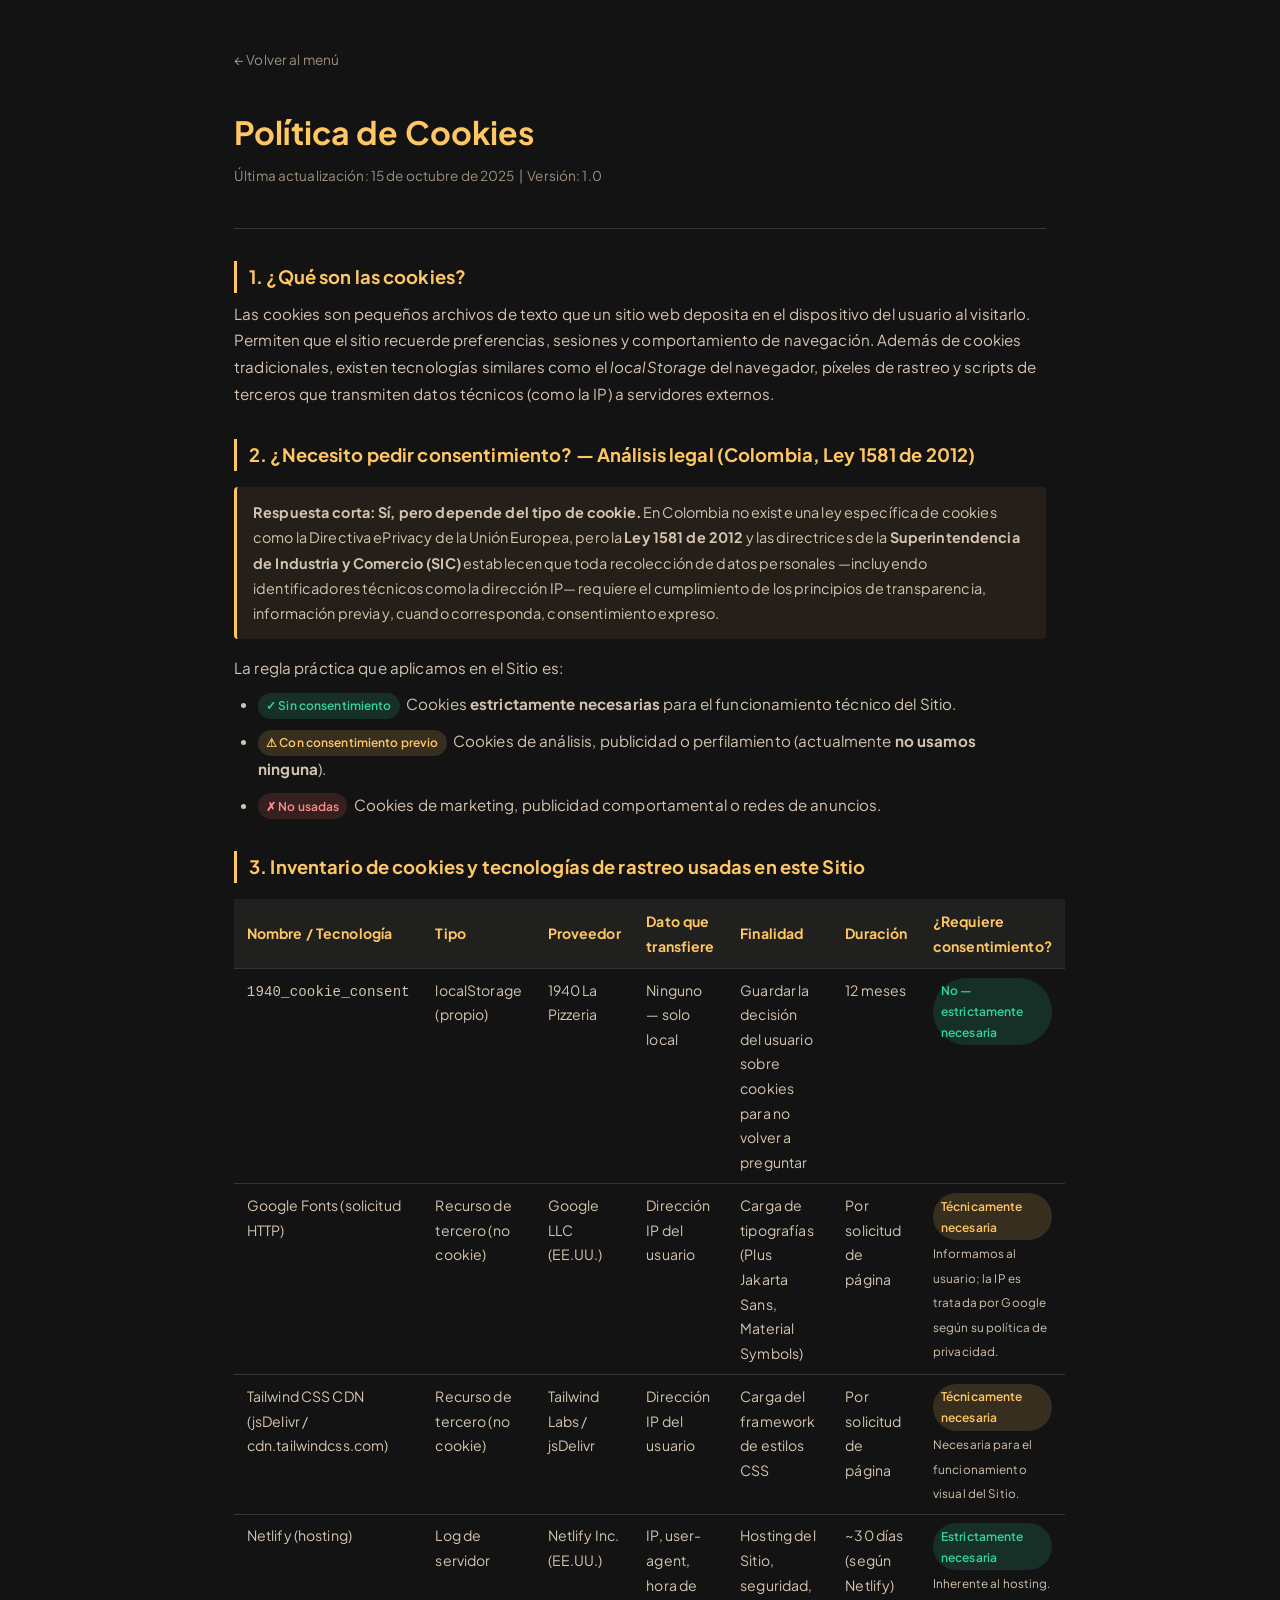
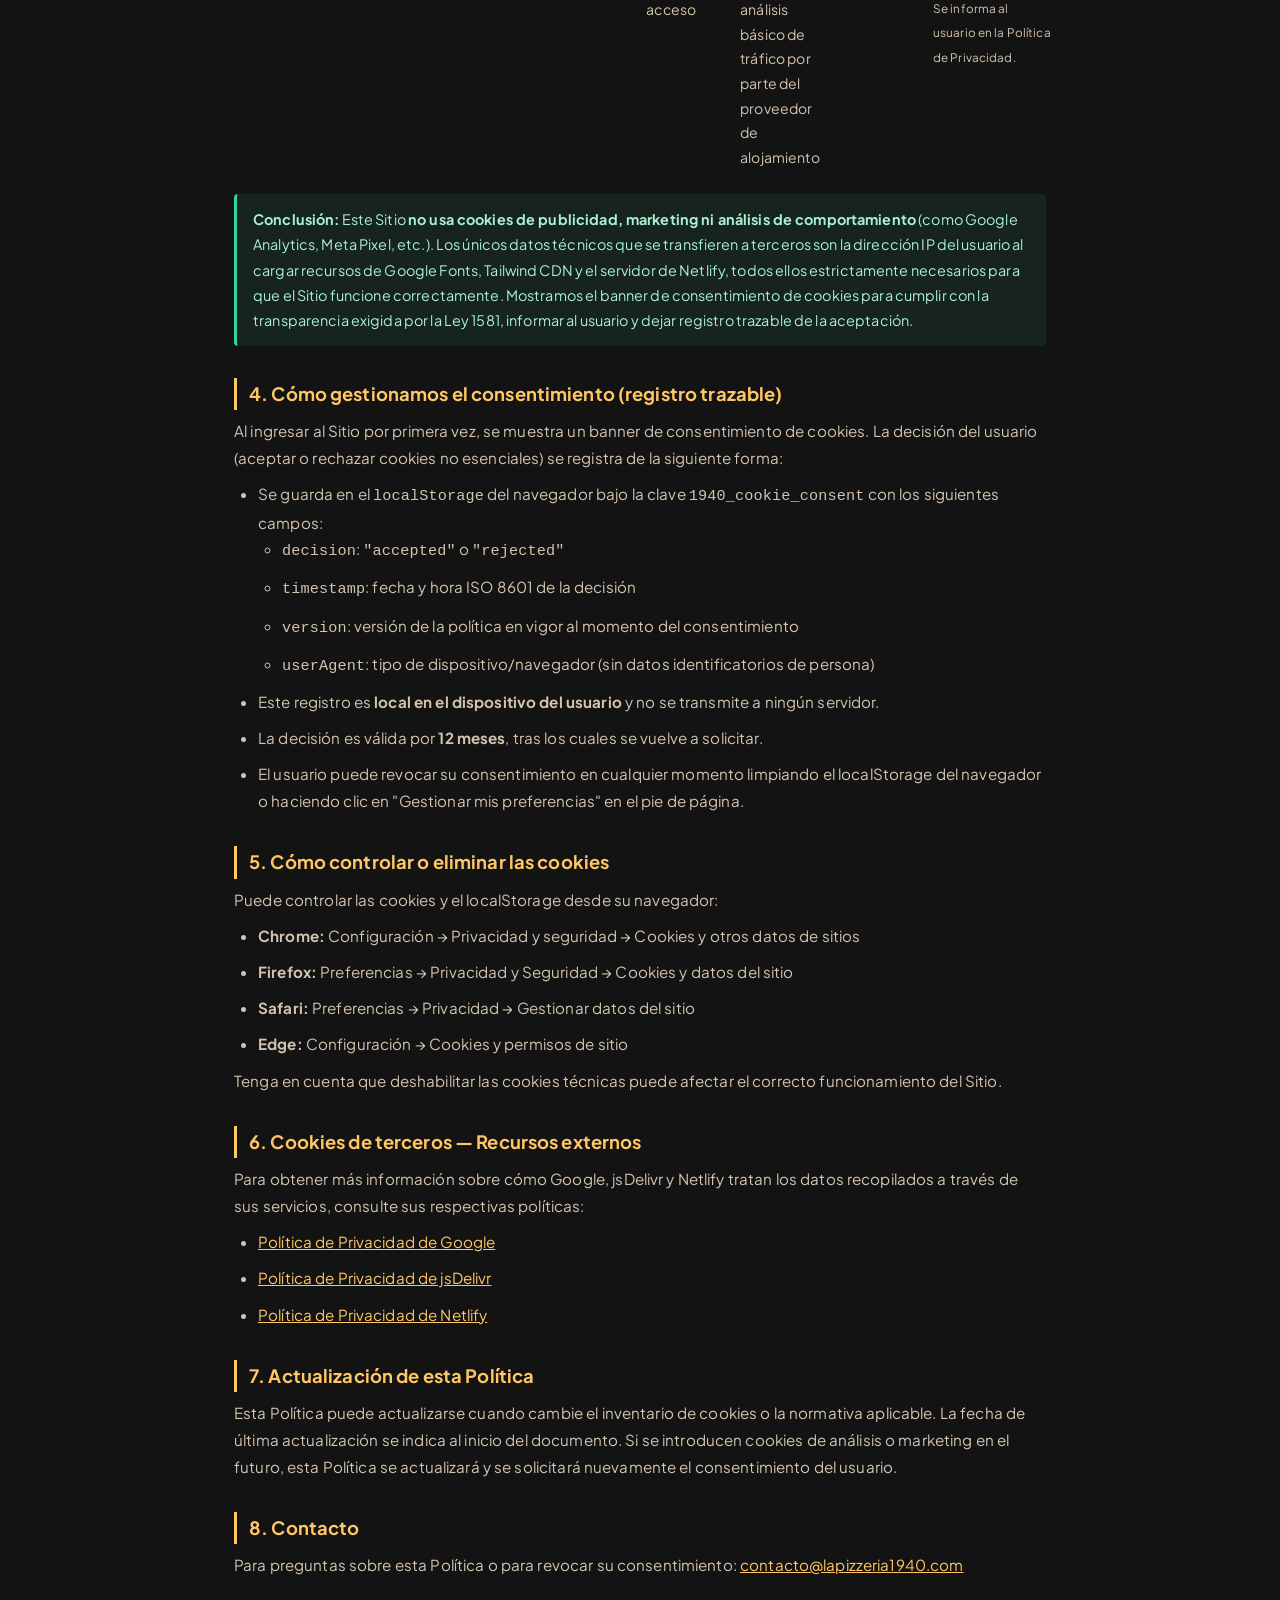
<file: cookies.html>
<!DOCTYPE html>
<html class="dark" lang="es">
<head>
  <meta charset="utf-8">
  <meta name="viewport" content="width=device-width, initial-scale=1.0">
  <meta name="description" content="Política de Cookies de 1940 La Pizzeria — qué cookies usamos, por qué y cómo controlarlas.">
  <title>Política de Cookies | 1940 La Pizzeria</title>
  <link rel="preconnect" href="https://fonts.googleapis.com">
  <link rel="preconnect" href="https://fonts.gstatic.com" crossorigin>
  <link href="https://fonts.googleapis.com/css2?family=Plus+Jakarta+Sans:wght@400;500;600;700&display=swap" rel="stylesheet">
  <link rel="stylesheet" href="styles.css">
  <style>
    .legal-page {
      max-width: 860px; margin: 0 auto; padding: 3rem 1.5rem 5rem;
      color: #e5e2e1; font-family: 'Plus Jakarta Sans', sans-serif; line-height: 1.75;
    }
    .legal-page h1 { font-size: 2rem; font-weight: 700; color: #ffc664; margin-bottom: 0.25rem; }
    .legal-page .legal-meta { font-size: 0.85rem; color: #9d8f7c; margin-bottom: 2.5rem; }
    .legal-page h2 {
      font-size: 1.15rem; font-weight: 700; color: #ffc664; margin: 2rem 0 0.5rem;
      border-left: 3px solid #ffc664; padding-left: 0.75rem;
    }
    .legal-page p, .legal-page li { font-size: 0.95rem; color: #d4c4af; margin-bottom: 0.6rem; }
    .legal-page ul, .legal-page ol { padding-left: 1.5rem; }
    .legal-page a { color: #ffc664; text-decoration: underline; }
    .legal-page .back-link {
      display: inline-flex; align-items: center; gap: 0.4rem; font-size: 0.85rem;
      color: #9d8f7c; text-decoration: none; margin-bottom: 2rem; transition: color 0.2s;
    }
    .legal-page .back-link:hover { color: #ffc664; }
    body { background: #131313; }
    .legal-divider { border: none; border-top: 1px solid #353535; margin: 0.5rem 0 1rem; }
    .cookie-table { width: 100%; border-collapse: collapse; margin: 1rem 0; font-size: 0.88rem; }
    .cookie-table th { background: #20201f; color: #ffc664; padding: 0.6rem 0.8rem; text-align: left; }
    .cookie-table td { border-top: 1px solid #353535; padding: 0.55rem 0.8rem; color: #d4c4af; vertical-align: top; }
    .badge {
      display: inline-block; padding: 0.15rem 0.5rem; border-radius: 999px;
      font-size: 0.75rem; font-weight: 600;
    }
    .badge-green { background: rgba(52,211,153,0.15); color: #34d399; }
    .badge-yellow { background: rgba(255,198,100,0.15); color: #ffc664; }
    .badge-red { background: rgba(255,100,100,0.15); color: #ff8a8a; }
    .highlight-box {
      background: rgba(255,198,100,0.07); border-left: 3px solid #ffc664;
      padding: 0.8rem 1rem; border-radius: 4px; margin: 1rem 0;
    }
    .highlight-box p { margin: 0; font-size: 0.9rem; }
    .verdict-box {
      background: rgba(52,211,153,0.08); border-left: 3px solid #34d399;
      padding: 0.8rem 1rem; border-radius: 4px; margin: 1rem 0;
    }
    .verdict-box p { margin: 0; font-size: 0.9rem; color: #a7f3d0; }
  </style>
</head>
<body>
<div class="legal-page">
  <a class="back-link" href="index.html">← Volver al menú</a>

  <h1>Política de Cookies</h1>
  <p class="legal-meta">
    Última actualización: 15 de octubre de 2025 &nbsp;|&nbsp; Versión: 1.0
  </p>
  <hr class="legal-divider">

  <h2>1. ¿Qué son las cookies?</h2>
  <p>
    Las cookies son pequeños archivos de texto que un sitio web deposita en el dispositivo del usuario al visitarlo.
    Permiten que el sitio recuerde preferencias, sesiones y comportamiento de navegación.
    Además de cookies tradicionales, existen tecnologías similares como el <em>localStorage</em> del navegador,
    píxeles de rastreo y scripts de terceros que transmiten datos técnicos (como la IP) a servidores externos.
  </p>

  <h2>2. ¿Necesito pedir consentimiento? — Análisis legal (Colombia, Ley 1581 de 2012)</h2>
  <div class="highlight-box">
    <p>
      <strong>Respuesta corta: Sí, pero depende del tipo de cookie.</strong> En Colombia no existe una ley específica
      de cookies como la Directiva ePrivacy de la Unión Europea, pero la <strong>Ley 1581 de 2012</strong> y las
      directrices de la <strong>Superintendencia de Industria y Comercio (SIC)</strong> establecen que toda
      recolección de datos personales —incluyendo identificadores técnicos como la dirección IP— requiere el
      cumplimiento de los principios de transparencia, información previa y, cuando corresponda, consentimiento expreso.
    </p>
  </div>
  <p>La regla práctica que aplicamos en el Sitio es:</p>
  <ul>
    <li>
      <span class="badge badge-green">✓ Sin consentimiento</span>
      &nbsp;Cookies <strong>estrictamente necesarias</strong> para el funcionamiento técnico del Sitio.
    </li>
    <li>
      <span class="badge badge-yellow">⚠ Con consentimiento previo</span>
      &nbsp;Cookies de análisis, publicidad o perfilamiento (actualmente <strong>no usamos ninguna</strong>).
    </li>
    <li>
      <span class="badge badge-red">✗ No usadas</span>
      &nbsp;Cookies de marketing, publicidad comportamental o redes de anuncios.
    </li>
  </ul>

  <h2>3. Inventario de cookies y tecnologías de rastreo usadas en este Sitio</h2>

  <table class="cookie-table">
    <thead>
      <tr>
        <th>Nombre / Tecnología</th>
        <th>Tipo</th>
        <th>Proveedor</th>
        <th>Dato que transfiere</th>
        <th>Finalidad</th>
        <th>Duración</th>
        <th>¿Requiere consentimiento?</th>
      </tr>
    </thead>
    <tbody>
      <tr>
        <td><code>1940_cookie_consent</code></td>
        <td>localStorage (propio)</td>
        <td>1940 La Pizzeria</td>
        <td>Ninguno — solo local</td>
        <td>Guardar la decisión del usuario sobre cookies para no volver a preguntar</td>
        <td>12 meses</td>
        <td><span class="badge badge-green">No — estrictamente necesaria</span></td>
      </tr>
      <tr>
        <td>Google Fonts (solicitud HTTP)</td>
        <td>Recurso de tercero (no cookie)</td>
        <td>Google LLC (EE.UU.)</td>
        <td>Dirección IP del usuario</td>
        <td>Carga de tipografías (Plus Jakarta Sans, Material Symbols)</td>
        <td>Por solicitud de página</td>
        <td>
          <span class="badge badge-yellow">Técnicamente necesaria</span><br>
          <small>Informamos al usuario; la IP es tratada por Google según su política de privacidad.</small>
        </td>
      </tr>
      <tr>
        <td>Tailwind CSS CDN (jsDelivr / cdn.tailwindcss.com)</td>
        <td>Recurso de tercero (no cookie)</td>
        <td>Tailwind Labs / jsDelivr</td>
        <td>Dirección IP del usuario</td>
        <td>Carga del framework de estilos CSS</td>
        <td>Por solicitud de página</td>
        <td>
          <span class="badge badge-yellow">Técnicamente necesaria</span><br>
          <small>Necesaria para el funcionamiento visual del Sitio.</small>
        </td>
      </tr>
      <tr>
        <td>Netlify (hosting)</td>
        <td>Log de servidor</td>
        <td>Netlify Inc. (EE.UU.)</td>
        <td>IP, user-agent, hora de acceso</td>
        <td>Hosting del Sitio, seguridad, análisis básico de tráfico por parte del proveedor de alojamiento</td>
        <td>~30 días (según Netlify)</td>
        <td>
          <span class="badge badge-green">Estrictamente necesaria</span><br>
          <small>Inherente al hosting. Se informa al usuario en la Política de Privacidad.</small>
        </td>
      </tr>
    </tbody>
  </table>

  <div class="verdict-box">
    <p>
      <strong>Conclusión:</strong> Este Sitio <strong>no usa cookies de publicidad, marketing ni análisis de comportamiento</strong>
      (como Google Analytics, Meta Pixel, etc.). Los únicos datos técnicos que se transfieren a terceros son
      la dirección IP del usuario al cargar recursos de Google Fonts, Tailwind CDN y el servidor de Netlify,
      todos ellos estrictamente necesarios para que el Sitio funcione correctamente.
      Mostramos el banner de consentimiento de cookies para cumplir con la transparencia exigida por la Ley 1581,
      informar al usuario y dejar registro trazable de la aceptación.
    </p>
  </div>

  <h2>4. Cómo gestionamos el consentimiento (registro trazable)</h2>
  <p>
    Al ingresar al Sitio por primera vez, se muestra un banner de consentimiento de cookies. La decisión del
    usuario (aceptar o rechazar cookies no esenciales) se registra de la siguiente forma:
  </p>
  <ul>
    <li>
      Se guarda en el <code>localStorage</code> del navegador bajo la clave
      <code>1940_cookie_consent</code> con los siguientes campos:
      <ul>
        <li><code>decision</code>: <code>"accepted"</code> o <code>"rejected"</code></li>
        <li><code>timestamp</code>: fecha y hora ISO 8601 de la decisión</li>
        <li><code>version</code>: versión de la política en vigor al momento del consentimiento</li>
        <li><code>userAgent</code>: tipo de dispositivo/navegador (sin datos identificatorios de persona)</li>
      </ul>
    </li>
    <li>Este registro es <strong>local en el dispositivo del usuario</strong> y no se transmite a ningún servidor.</li>
    <li>La decisión es válida por <strong>12 meses</strong>, tras los cuales se vuelve a solicitar.</li>
    <li>El usuario puede revocar su consentimiento en cualquier momento limpiando el localStorage del navegador
    o haciendo clic en "Gestionar mis preferencias" en el pie de página.</li>
  </ul>

  <h2>5. Cómo controlar o eliminar las cookies</h2>
  <p>Puede controlar las cookies y el localStorage desde su navegador:</p>
  <ul>
    <li><strong>Chrome:</strong> Configuración → Privacidad y seguridad → Cookies y otros datos de sitios</li>
    <li><strong>Firefox:</strong> Preferencias → Privacidad y Seguridad → Cookies y datos del sitio</li>
    <li><strong>Safari:</strong> Preferencias → Privacidad → Gestionar datos del sitio</li>
    <li><strong>Edge:</strong> Configuración → Cookies y permisos de sitio</li>
  </ul>
  <p>
    Tenga en cuenta que deshabilitar las cookies técnicas puede afectar el correcto funcionamiento del Sitio.
  </p>

  <h2>6. Cookies de terceros — Recursos externos</h2>
  <p>
    Para obtener más información sobre cómo Google, jsDelivr y Netlify tratan los datos recopilados a través
    de sus servicios, consulte sus respectivas políticas:
  </p>
  <ul>
    <li><a href="https://policies.google.com/privacy" target="_blank" rel="noopener noreferrer">Política de Privacidad de Google</a></li>
    <li><a href="https://www.jsdelivr.com/privacy-policy-jsdelivr-net" target="_blank" rel="noopener noreferrer">Política de Privacidad de jsDelivr</a></li>
    <li><a href="https://www.netlify.com/privacy/" target="_blank" rel="noopener noreferrer">Política de Privacidad de Netlify</a></li>
  </ul>

  <h2>7. Actualización de esta Política</h2>
  <p>
    Esta Política puede actualizarse cuando cambie el inventario de cookies o la normativa aplicable.
    La fecha de última actualización se indica al inicio del documento. Si se introducen cookies de análisis
    o marketing en el futuro, esta Política se actualizará y se solicitará nuevamente el consentimiento del usuario.
  </p>

  <h2>8. Contacto</h2>
  <p>
    Para preguntas sobre esta Política o para revocar su consentimiento:
    <a href="mailto:contacto@lapizzeria1940.com">contacto@lapizzeria1940.com</a>
  </p>
</div>
</body>
</html>
</file>
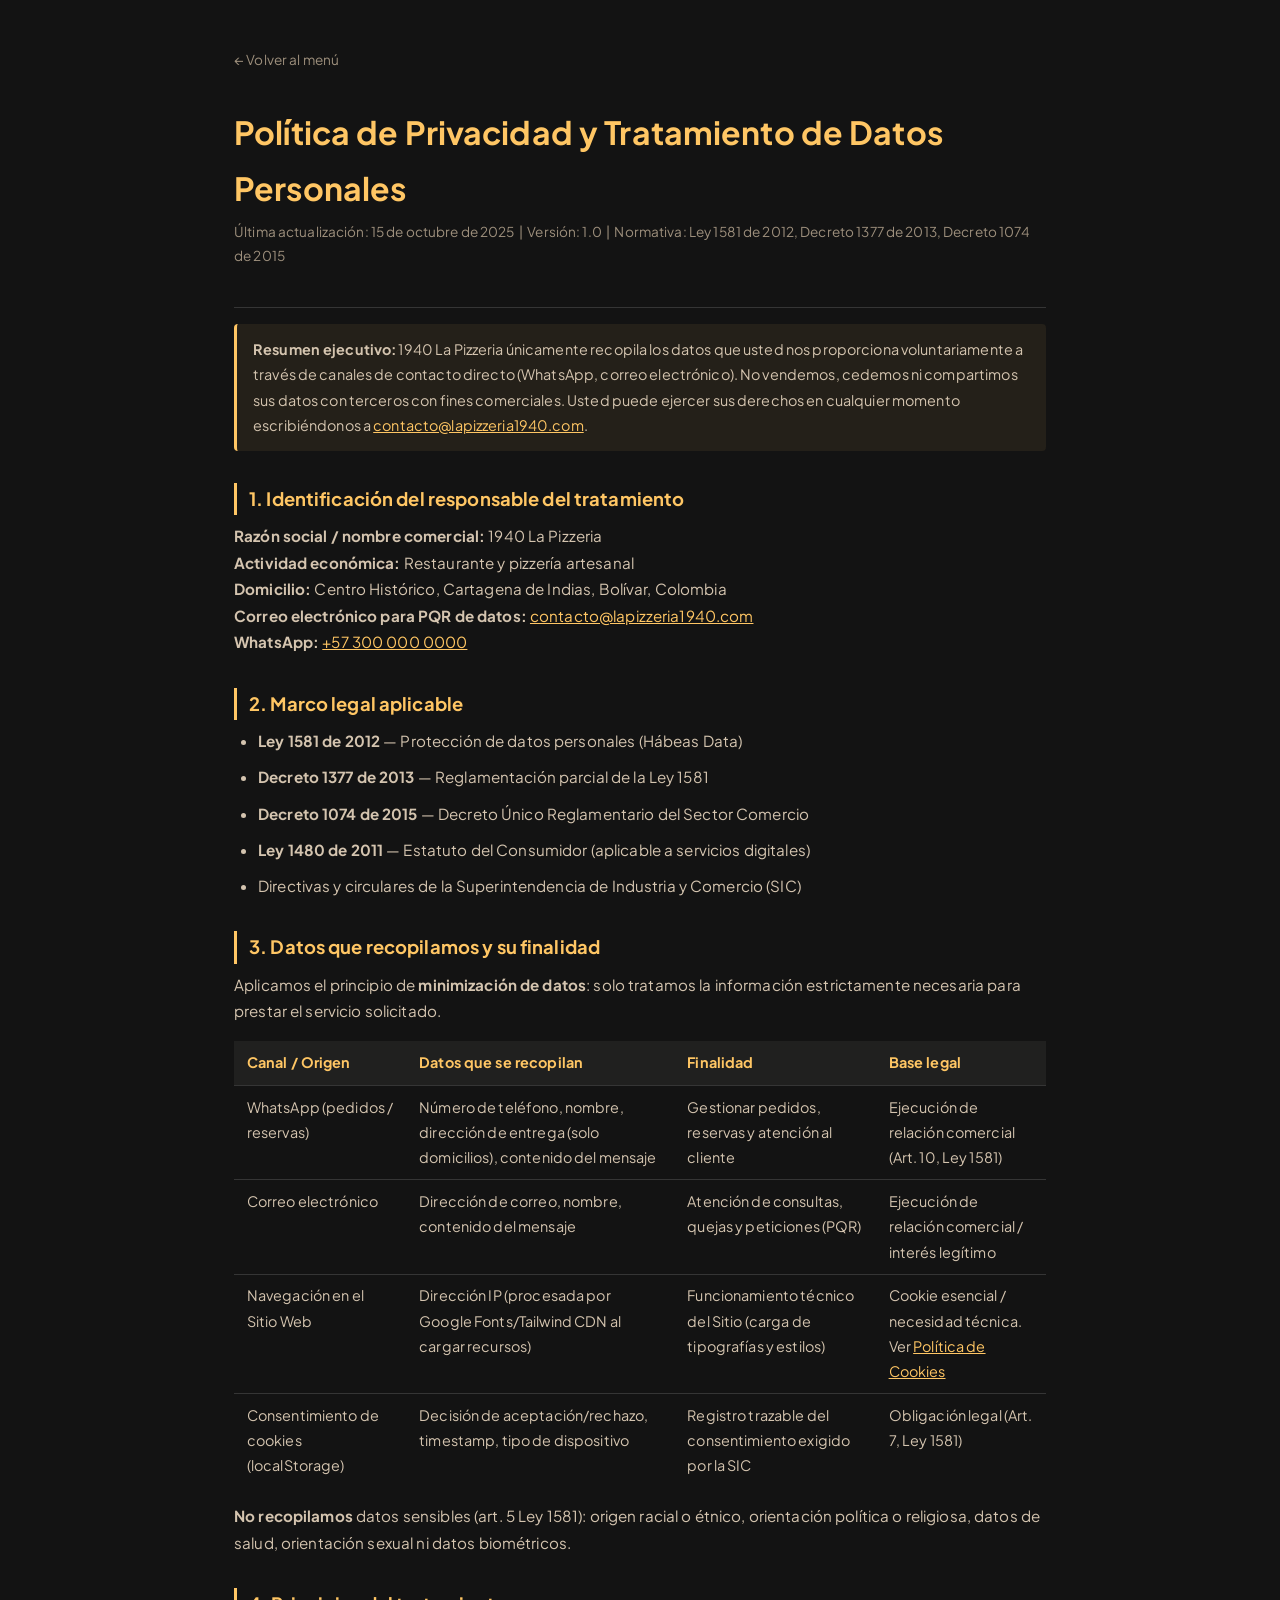
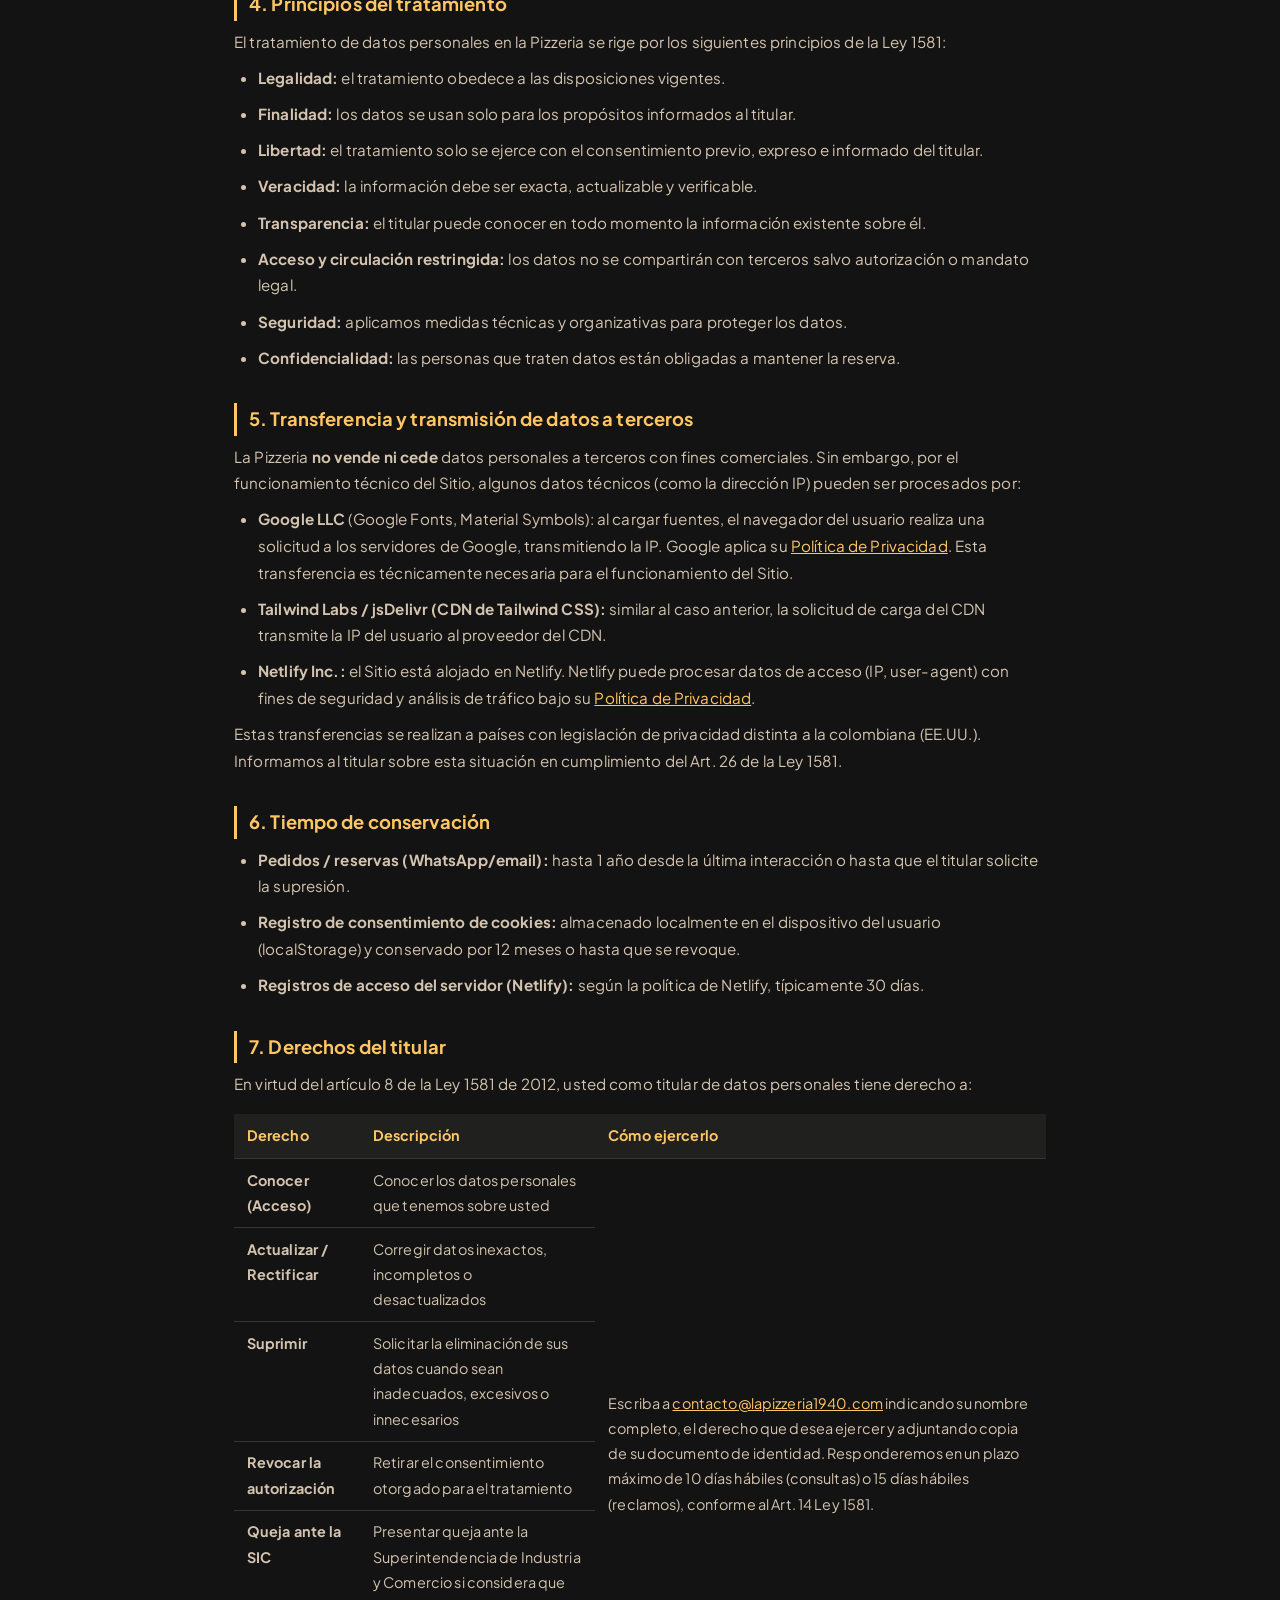
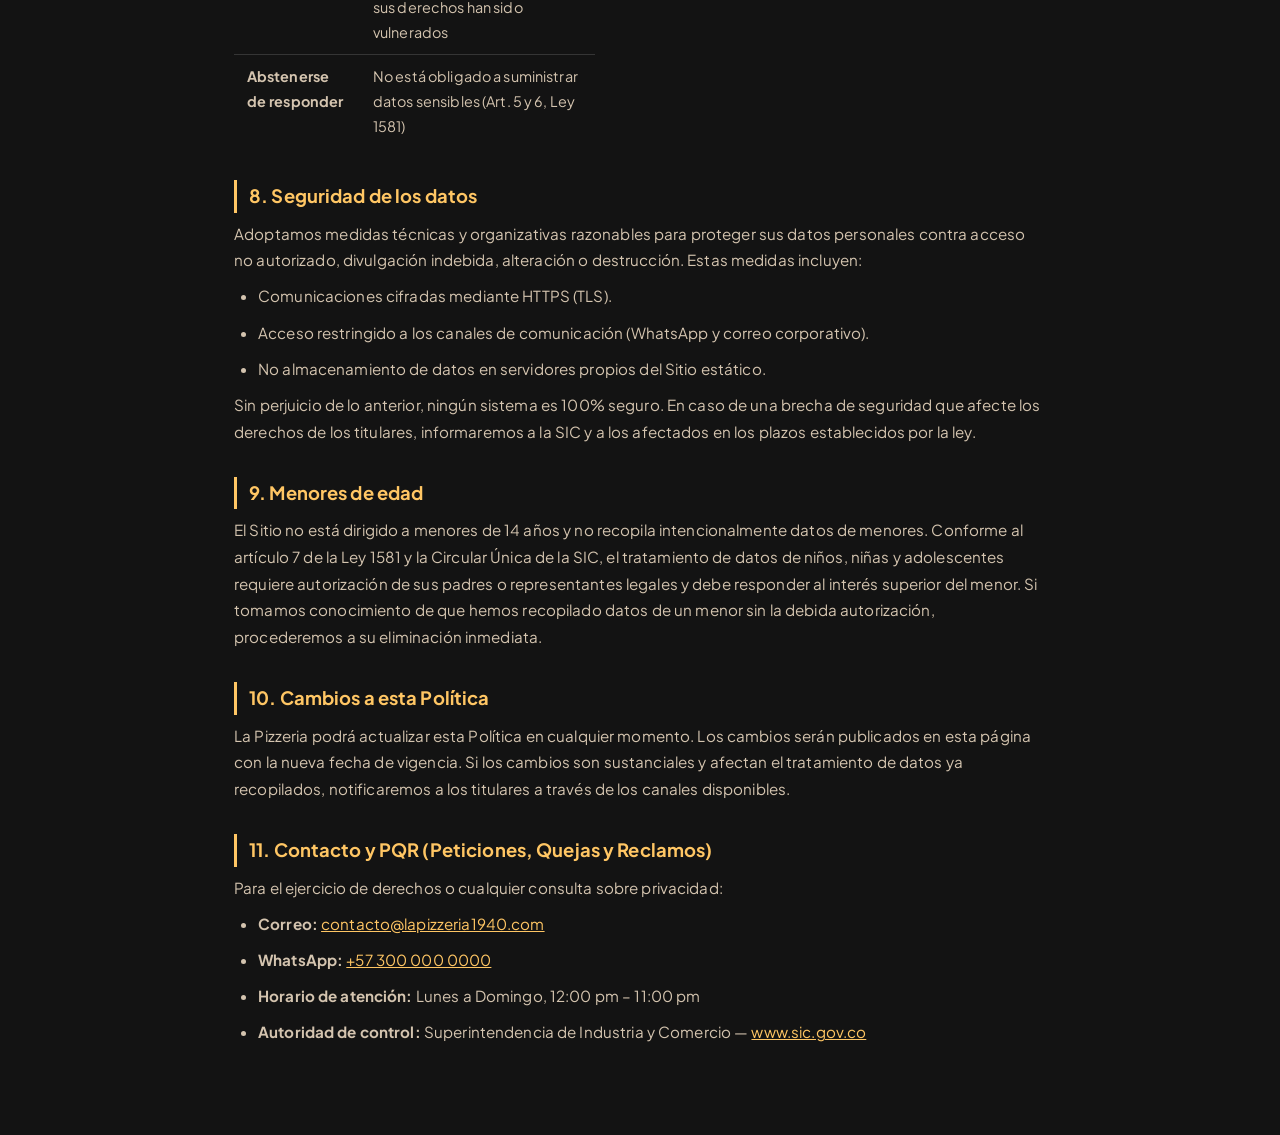
<file: privacidad.html>
<!DOCTYPE html>
<html class="dark" lang="es">
<head>
  <meta charset="utf-8">
  <meta name="viewport" content="width=device-width, initial-scale=1.0">
  <meta name="description" content="Política de Privacidad y Tratamiento de Datos Personales de 1940 La Pizzeria, conforme a la Ley 1581 de 2012 de Colombia.">
  <title>Política de Privacidad | 1940 La Pizzeria</title>
  <link rel="preconnect" href="https://fonts.googleapis.com">
  <link rel="preconnect" href="https://fonts.gstatic.com" crossorigin>
  <link href="https://fonts.googleapis.com/css2?family=Plus+Jakarta+Sans:wght@400;500;600;700&display=swap" rel="stylesheet">
  <link rel="stylesheet" href="styles.css">
  <style>
    .legal-page {
      max-width: 860px; margin: 0 auto; padding: 3rem 1.5rem 5rem;
      color: #e5e2e1; font-family: 'Plus Jakarta Sans', sans-serif; line-height: 1.75;
    }
    .legal-page h1 { font-size: 2rem; font-weight: 700; color: #ffc664; margin-bottom: 0.25rem; }
    .legal-page .legal-meta { font-size: 0.85rem; color: #9d8f7c; margin-bottom: 2.5rem; }
    .legal-page h2 {
      font-size: 1.15rem; font-weight: 700; color: #ffc664; margin: 2rem 0 0.5rem;
      border-left: 3px solid #ffc664; padding-left: 0.75rem;
    }
    .legal-page p, .legal-page li { font-size: 0.95rem; color: #d4c4af; margin-bottom: 0.6rem; }
    .legal-page ul, .legal-page ol { padding-left: 1.5rem; }
    .legal-page a { color: #ffc664; text-decoration: underline; }
    .legal-page .back-link {
      display: inline-flex; align-items: center; gap: 0.4rem; font-size: 0.85rem;
      color: #9d8f7c; text-decoration: none; margin-bottom: 2rem; transition: color 0.2s;
    }
    .legal-page .back-link:hover { color: #ffc664; }
    body { background: #131313; }
    .legal-divider { border: none; border-top: 1px solid #353535; margin: 0.5rem 0 1rem; }
    .rights-table { width: 100%; border-collapse: collapse; margin: 1rem 0; font-size: 0.9rem; }
    .rights-table th { background: #20201f; color: #ffc664; padding: 0.6rem 0.8rem; text-align: left; }
    .rights-table td { border-top: 1px solid #353535; padding: 0.55rem 0.8rem; color: #d4c4af; vertical-align: top; }
    .rights-table tr:hover td { background: rgba(255,198,100,0.04); }
    .highlight-box {
      background: rgba(255,198,100,0.07); border-left: 3px solid #ffc664;
      padding: 0.8rem 1rem; border-radius: 4px; margin: 1rem 0;
    }
    .highlight-box p { margin: 0; font-size: 0.9rem; }
  </style>
</head>
<body>
<div class="legal-page">
  <a class="back-link" href="index.html">← Volver al menú</a>

  <h1>Política de Privacidad y Tratamiento de Datos Personales</h1>
  <p class="legal-meta">
    Última actualización: 15 de octubre de 2025 &nbsp;|&nbsp; Versión: 1.0 &nbsp;|&nbsp;
    Normativa: Ley 1581 de 2012, Decreto 1377 de 2013, Decreto 1074 de 2015
  </p>
  <hr class="legal-divider">

  <div class="highlight-box">
    <p>
      <strong>Resumen ejecutivo:</strong> 1940 La Pizzeria únicamente recopila los datos que usted nos
      proporciona voluntariamente a través de canales de contacto directo (WhatsApp, correo electrónico).
      No vendemos, cedemos ni compartimos sus datos con terceros con fines comerciales. Usted puede
      ejercer sus derechos en cualquier momento escribiéndonos a
      <a href="mailto:contacto@lapizzeria1940.com">contacto@lapizzeria1940.com</a>.
    </p>
  </div>

  <h2>1. Identificación del responsable del tratamiento</h2>
  <p>
    <strong>Razón social / nombre comercial:</strong> 1940 La Pizzeria<br>
    <strong>Actividad económica:</strong> Restaurante y pizzería artesanal<br>
    <strong>Domicilio:</strong> Centro Histórico, Cartagena de Indias, Bolívar, Colombia<br>
    <strong>Correo electrónico para PQR de datos:</strong>
    <a href="mailto:contacto@lapizzeria1940.com">contacto@lapizzeria1940.com</a><br>
    <strong>WhatsApp:</strong> <a href="https://wa.me/573000000000" target="_blank" rel="noopener noreferrer">+57 300 000 0000</a>
  </p>

  <h2>2. Marco legal aplicable</h2>
  <ul>
    <li><strong>Ley 1581 de 2012</strong> — Protección de datos personales (Hábeas Data)</li>
    <li><strong>Decreto 1377 de 2013</strong> — Reglamentación parcial de la Ley 1581</li>
    <li><strong>Decreto 1074 de 2015</strong> — Decreto Único Reglamentario del Sector Comercio</li>
    <li><strong>Ley 1480 de 2011</strong> — Estatuto del Consumidor (aplicable a servicios digitales)</li>
    <li>Directivas y circulares de la Superintendencia de Industria y Comercio (SIC)</li>
  </ul>

  <h2>3. Datos que recopilamos y su finalidad</h2>
  <p>
    Aplicamos el principio de <strong>minimización de datos</strong>: solo tratamos la información
    estrictamente necesaria para prestar el servicio solicitado.
  </p>

  <table class="rights-table">
    <thead>
      <tr>
        <th>Canal / Origen</th>
        <th>Datos que se recopilan</th>
        <th>Finalidad</th>
        <th>Base legal</th>
      </tr>
    </thead>
    <tbody>
      <tr>
        <td>WhatsApp (pedidos / reservas)</td>
        <td>Número de teléfono, nombre, dirección de entrega (solo domicilios), contenido del mensaje</td>
        <td>Gestionar pedidos, reservas y atención al cliente</td>
        <td>Ejecución de relación comercial (Art. 10, Ley 1581)</td>
      </tr>
      <tr>
        <td>Correo electrónico</td>
        <td>Dirección de correo, nombre, contenido del mensaje</td>
        <td>Atención de consultas, quejas y peticiones (PQR)</td>
        <td>Ejecución de relación comercial / interés legítimo</td>
      </tr>
      <tr>
        <td>Navegación en el Sitio Web</td>
        <td>Dirección IP (procesada por Google Fonts/Tailwind CDN al cargar recursos)</td>
        <td>Funcionamiento técnico del Sitio (carga de tipografías y estilos)</td>
        <td>Cookie esencial / necesidad técnica. Ver <a href="cookies.html">Política de Cookies</a></td>
      </tr>
      <tr>
        <td>Consentimiento de cookies (localStorage)</td>
        <td>Decisión de aceptación/rechazo, timestamp, tipo de dispositivo</td>
        <td>Registro trazable del consentimiento exigido por la SIC</td>
        <td>Obligación legal (Art. 7, Ley 1581)</td>
      </tr>
    </tbody>
  </table>

  <p>
    <strong>No recopilamos</strong> datos sensibles (art. 5 Ley 1581): origen racial o étnico, orientación política
    o religiosa, datos de salud, orientación sexual ni datos biométricos.
  </p>

  <h2>4. Principios del tratamiento</h2>
  <p>El tratamiento de datos personales en la Pizzeria se rige por los siguientes principios de la Ley 1581:</p>
  <ul>
    <li><strong>Legalidad:</strong> el tratamiento obedece a las disposiciones vigentes.</li>
    <li><strong>Finalidad:</strong> los datos se usan solo para los propósitos informados al titular.</li>
    <li><strong>Libertad:</strong> el tratamiento solo se ejerce con el consentimiento previo, expreso e informado del titular.</li>
    <li><strong>Veracidad:</strong> la información debe ser exacta, actualizable y verificable.</li>
    <li><strong>Transparencia:</strong> el titular puede conocer en todo momento la información existente sobre él.</li>
    <li><strong>Acceso y circulación restringida:</strong> los datos no se compartirán con terceros salvo autorización o mandato legal.</li>
    <li><strong>Seguridad:</strong> aplicamos medidas técnicas y organizativas para proteger los datos.</li>
    <li><strong>Confidencialidad:</strong> las personas que traten datos están obligadas a mantener la reserva.</li>
  </ul>

  <h2>5. Transferencia y transmisión de datos a terceros</h2>
  <p>
    La Pizzeria <strong>no vende ni cede</strong> datos personales a terceros con fines comerciales.
    Sin embargo, por el funcionamiento técnico del Sitio, algunos datos técnicos (como la dirección IP)
    pueden ser procesados por:
  </p>
  <ul>
    <li>
      <strong>Google LLC</strong> (Google Fonts, Material Symbols): al cargar fuentes, el navegador del usuario
      realiza una solicitud a los servidores de Google, transmitiendo la IP. Google aplica su
      <a href="https://policies.google.com/privacy" target="_blank" rel="noopener noreferrer">Política de Privacidad</a>.
      Esta transferencia es técnicamente necesaria para el funcionamiento del Sitio.
    </li>
    <li>
      <strong>Tailwind Labs / jsDelivr (CDN de Tailwind CSS):</strong> similar al caso anterior, la solicitud
      de carga del CDN transmite la IP del usuario al proveedor del CDN.
    </li>
    <li>
      <strong>Netlify Inc.:</strong> el Sitio está alojado en Netlify. Netlify puede procesar datos de acceso
      (IP, user-agent) con fines de seguridad y análisis de tráfico bajo su
      <a href="https://www.netlify.com/privacy/" target="_blank" rel="noopener noreferrer">Política de Privacidad</a>.
    </li>
  </ul>
  <p>
    Estas transferencias se realizan a países con legislación de privacidad distinta a la colombiana (EE.UU.).
    Informamos al titular sobre esta situación en cumplimiento del Art. 26 de la Ley 1581.
  </p>

  <h2>6. Tiempo de conservación</h2>
  <ul>
    <li><strong>Pedidos / reservas (WhatsApp/email):</strong> hasta 1 año desde la última interacción o hasta que el titular solicite la supresión.</li>
    <li><strong>Registro de consentimiento de cookies:</strong> almacenado localmente en el dispositivo del usuario (localStorage) y conservado por 12 meses o hasta que se revoque.</li>
    <li><strong>Registros de acceso del servidor (Netlify):</strong> según la política de Netlify, típicamente 30 días.</li>
  </ul>

  <h2>7. Derechos del titular</h2>
  <p>
    En virtud del artículo 8 de la Ley 1581 de 2012, usted como titular de datos personales tiene derecho a:
  </p>
  <table class="rights-table">
    <thead>
      <tr><th>Derecho</th><th>Descripción</th><th>Cómo ejercerlo</th></tr>
    </thead>
    <tbody>
      <tr>
        <td><strong>Conocer (Acceso)</strong></td>
        <td>Conocer los datos personales que tenemos sobre usted</td>
        <td rowspan="6" style="vertical-align:middle;">
          Escriba a <a href="mailto:contacto@lapizzeria1940.com">contacto@lapizzeria1940.com</a>
          indicando su nombre completo, el derecho que desea ejercer y adjuntando copia de su
          documento de identidad. Responderemos en un plazo máximo de 10 días hábiles (consultas)
          o 15 días hábiles (reclamos), conforme al Art. 14 Ley 1581.
        </td>
      </tr>
      <tr>
        <td><strong>Actualizar / Rectificar</strong></td>
        <td>Corregir datos inexactos, incompletos o desactualizados</td>
      </tr>
      <tr>
        <td><strong>Suprimir</strong></td>
        <td>Solicitar la eliminación de sus datos cuando sean inadecuados, excesivos o innecesarios</td>
      </tr>
      <tr>
        <td><strong>Revocar la autorización</strong></td>
        <td>Retirar el consentimiento otorgado para el tratamiento</td>
      </tr>
      <tr>
        <td><strong>Queja ante la SIC</strong></td>
        <td>Presentar queja ante la Superintendencia de Industria y Comercio si considera que sus derechos han sido vulnerados</td>
      </tr>
      <tr>
        <td><strong>Abstenerse de responder</strong></td>
        <td>No está obligado a suministrar datos sensibles (Art. 5 y 6, Ley 1581)</td>
      </tr>
    </tbody>
  </table>

  <h2>8. Seguridad de los datos</h2>
  <p>
    Adoptamos medidas técnicas y organizativas razonables para proteger sus datos personales contra acceso no
    autorizado, divulgación indebida, alteración o destrucción. Estas medidas incluyen:
  </p>
  <ul>
    <li>Comunicaciones cifradas mediante HTTPS (TLS).</li>
    <li>Acceso restringido a los canales de comunicación (WhatsApp y correo corporativo).</li>
    <li>No almacenamiento de datos en servidores propios del Sitio estático.</li>
  </ul>
  <p>
    Sin perjuicio de lo anterior, ningún sistema es 100% seguro. En caso de una brecha de seguridad que afecte
    los derechos de los titulares, informaremos a la SIC y a los afectados en los plazos establecidos por la ley.
  </p>

  <h2>9. Menores de edad</h2>
  <p>
    El Sitio no está dirigido a menores de 14 años y no recopila intencionalmente datos de menores. Conforme
    al artículo 7 de la Ley 1581 y la Circular Única de la SIC, el tratamiento de datos de niños, niñas y
    adolescentes requiere autorización de sus padres o representantes legales y debe responder al interés superior
    del menor. Si tomamos conocimiento de que hemos recopilado datos de un menor sin la debida autorización,
    procederemos a su eliminación inmediata.
  </p>

  <h2>10. Cambios a esta Política</h2>
  <p>
    La Pizzeria podrá actualizar esta Política en cualquier momento. Los cambios serán publicados en esta página
    con la nueva fecha de vigencia. Si los cambios son sustanciales y afectan el tratamiento de datos ya recopilados,
    notificaremos a los titulares a través de los canales disponibles.
  </p>

  <h2>11. Contacto y PQR (Peticiones, Quejas y Reclamos)</h2>
  <p>
    Para el ejercicio de derechos o cualquier consulta sobre privacidad:
  </p>
  <ul>
    <li><strong>Correo:</strong> <a href="mailto:contacto@lapizzeria1940.com">contacto@lapizzeria1940.com</a></li>
    <li><strong>WhatsApp:</strong> <a href="https://wa.me/573000000000" target="_blank" rel="noopener noreferrer">+57 300 000 0000</a></li>
    <li><strong>Horario de atención:</strong> Lunes a Domingo, 12:00 pm – 11:00 pm</li>
    <li><strong>Autoridad de control:</strong> Superintendencia de Industria y Comercio —
      <a href="https://www.sic.gov.co" target="_blank" rel="noopener noreferrer">www.sic.gov.co</a>
    </li>
  </ul>
</div>
</body>
</html>
</file>
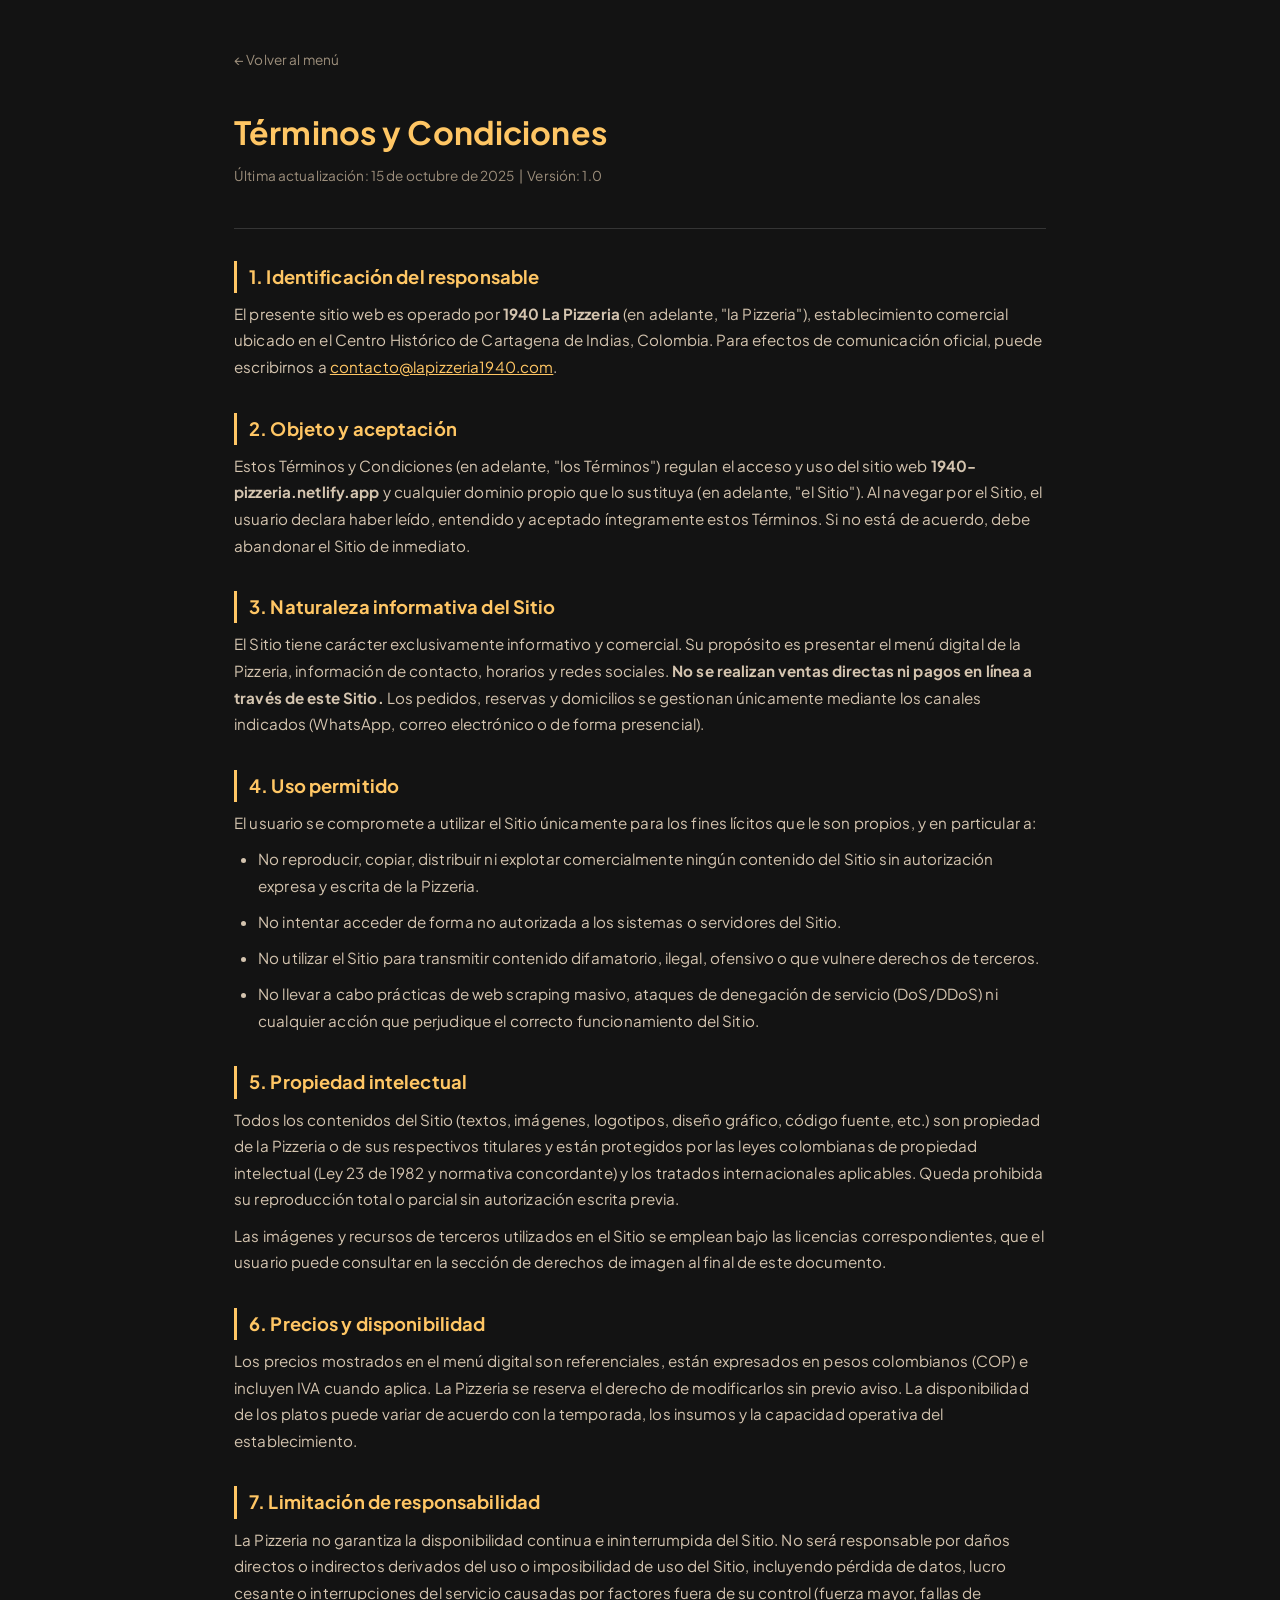
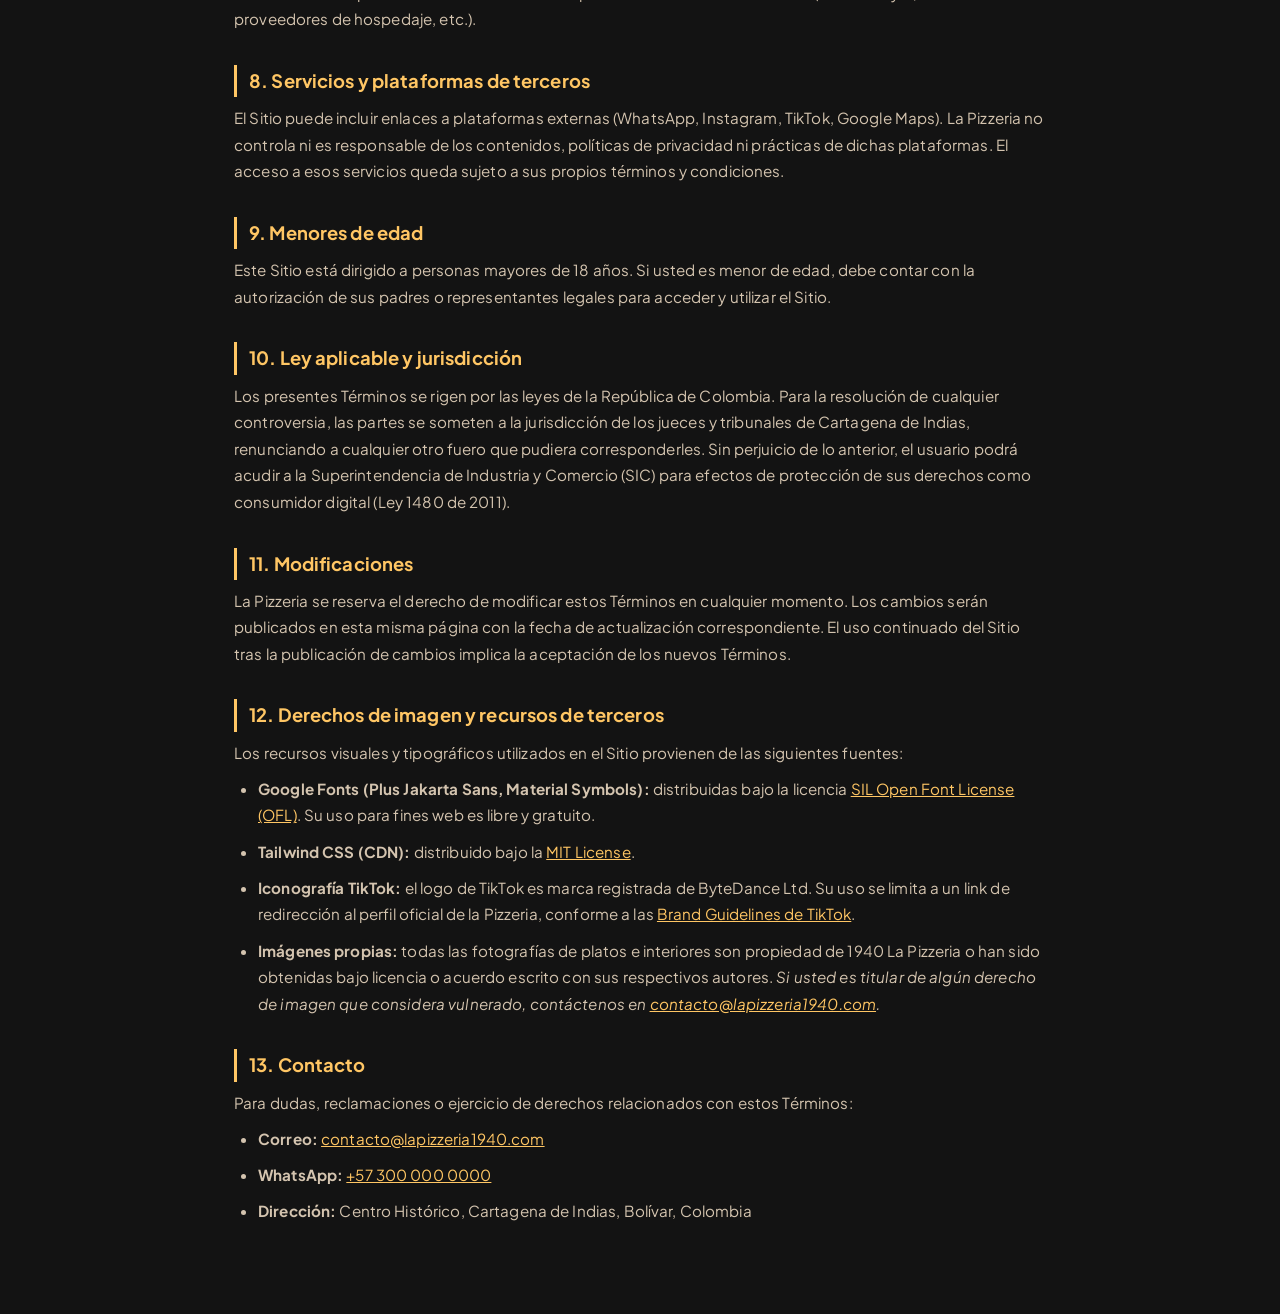
<file: terminos.html>
<!DOCTYPE html>
<html class="dark" lang="es">
<head>
  <meta charset="utf-8">
  <meta name="viewport" content="width=device-width, initial-scale=1.0">
  <meta name="description" content="Términos y Condiciones de uso del sitio web de 1940 La Pizzeria, Cartagena de Indias.">
  <title>Términos y Condiciones | 1940 La Pizzeria</title>
  <link rel="preconnect" href="https://fonts.googleapis.com">
  <link rel="preconnect" href="https://fonts.gstatic.com" crossorigin>
  <link href="https://fonts.googleapis.com/css2?family=Plus+Jakarta+Sans:wght@400;500;600;700&display=swap" rel="stylesheet">
  <link rel="stylesheet" href="styles.css">
  <style>
    .legal-page {
      max-width: 860px;
      margin: 0 auto;
      padding: 3rem 1.5rem 5rem;
      color: #e5e2e1;
      font-family: 'Plus Jakarta Sans', sans-serif;
      line-height: 1.75;
    }
    .legal-page h1 {
      font-size: 2rem;
      font-weight: 700;
      color: #ffc664;
      margin-bottom: 0.25rem;
    }
    .legal-page .legal-meta {
      font-size: 0.85rem;
      color: #9d8f7c;
      margin-bottom: 2.5rem;
    }
    .legal-page h2 {
      font-size: 1.15rem;
      font-weight: 700;
      color: #ffc664;
      margin: 2rem 0 0.5rem;
      border-left: 3px solid #ffc664;
      padding-left: 0.75rem;
    }
    .legal-page p, .legal-page li {
      font-size: 0.95rem;
      color: #d4c4af;
      margin-bottom: 0.6rem;
    }
    .legal-page ul, .legal-page ol { padding-left: 1.5rem; }
    .legal-page a { color: #ffc664; text-decoration: underline; }
    .legal-page .back-link {
      display: inline-flex;
      align-items: center;
      gap: 0.4rem;
      font-size: 0.85rem;
      color: #9d8f7c;
      text-decoration: none;
      margin-bottom: 2rem;
      transition: color 0.2s;
    }
    .legal-page .back-link:hover { color: #ffc664; }
    body { background: #131313; }
    .legal-divider { border: none; border-top: 1px solid #353535; margin: 0.5rem 0 1rem; }
  </style>
</head>
<body>
<div class="legal-page">
  <a class="back-link" href="index.html">← Volver al menú</a>

  <h1>Términos y Condiciones</h1>
  <p class="legal-meta">
    Última actualización: 15 de octubre de 2025 &nbsp;|&nbsp;
    Versión: 1.0
  </p>
  <hr class="legal-divider">

  <h2>1. Identificación del responsable</h2>
  <p>
    El presente sitio web es operado por <strong>1940 La Pizzeria</strong> (en adelante, "la Pizzeria"), establecimiento
    comercial ubicado en el Centro Histórico de Cartagena de Indias, Colombia. Para efectos de comunicación oficial,
    puede escribirnos a <a href="mailto:contacto@lapizzeria1940.com">contacto@lapizzeria1940.com</a>.
  </p>

  <h2>2. Objeto y aceptación</h2>
  <p>
    Estos Términos y Condiciones (en adelante, "los Términos") regulan el acceso y uso del sitio web
    <strong>1940-pizzeria.netlify.app</strong> y cualquier dominio propio que lo sustituya (en adelante, "el Sitio").
    Al navegar por el Sitio, el usuario declara haber leído, entendido y aceptado íntegramente estos Términos.
    Si no está de acuerdo, debe abandonar el Sitio de inmediato.
  </p>

  <h2>3. Naturaleza informativa del Sitio</h2>
  <p>
    El Sitio tiene carácter exclusivamente informativo y comercial. Su propósito es presentar el menú digital de la
    Pizzeria, información de contacto, horarios y redes sociales. <strong>No se realizan ventas directas ni pagos
    en línea a través de este Sitio.</strong> Los pedidos, reservas y domicilios se gestionan únicamente mediante
    los canales indicados (WhatsApp, correo electrónico o de forma presencial).
  </p>

  <h2>4. Uso permitido</h2>
  <p>El usuario se compromete a utilizar el Sitio únicamente para los fines lícitos que le son propios, y en
  particular a:</p>
  <ul>
    <li>No reproducir, copiar, distribuir ni explotar comercialmente ningún contenido del Sitio sin autorización
    expresa y escrita de la Pizzeria.</li>
    <li>No intentar acceder de forma no autorizada a los sistemas o servidores del Sitio.</li>
    <li>No utilizar el Sitio para transmitir contenido difamatorio, ilegal, ofensivo o que vulnere derechos de
    terceros.</li>
    <li>No llevar a cabo prácticas de web scraping masivo, ataques de denegación de servicio (DoS/DDoS) ni
    cualquier acción que perjudique el correcto funcionamiento del Sitio.</li>
  </ul>

  <h2>5. Propiedad intelectual</h2>
  <p>
    Todos los contenidos del Sitio (textos, imágenes, logotipos, diseño gráfico, código fuente, etc.) son propiedad
    de la Pizzeria o de sus respectivos titulares y están protegidos por las leyes colombianas de propiedad
    intelectual (Ley 23 de 1982 y normativa concordante) y los tratados internacionales aplicables.
    Queda prohibida su reproducción total o parcial sin autorización escrita previa.
  </p>
  <p>
    Las imágenes y recursos de terceros utilizados en el Sitio se emplean bajo las licencias correspondientes,
    que el usuario puede consultar en la sección de derechos de imagen al final de este documento.
  </p>

  <h2>6. Precios y disponibilidad</h2>
  <p>
    Los precios mostrados en el menú digital son referenciales, están expresados en pesos colombianos (COP) e
    incluyen IVA cuando aplica. La Pizzeria se reserva el derecho de modificarlos sin previo aviso. La disponibilidad
    de los platos puede variar de acuerdo con la temporada, los insumos y la capacidad operativa del establecimiento.
  </p>

  <h2>7. Limitación de responsabilidad</h2>
  <p>
    La Pizzeria no garantiza la disponibilidad continua e ininterrumpida del Sitio. No será responsable por daños
    directos o indirectos derivados del uso o imposibilidad de uso del Sitio, incluyendo pérdida de datos, lucro
    cesante o interrupciones del servicio causadas por factores fuera de su control (fuerza mayor, fallas de
    proveedores de hospedaje, etc.).
  </p>

  <h2>8. Servicios y plataformas de terceros</h2>
  <p>
    El Sitio puede incluir enlaces a plataformas externas (WhatsApp, Instagram, TikTok, Google Maps). La Pizzeria
    no controla ni es responsable de los contenidos, políticas de privacidad ni prácticas de dichas plataformas.
    El acceso a esos servicios queda sujeto a sus propios términos y condiciones.
  </p>

  <h2>9. Menores de edad</h2>
  <p>
    Este Sitio está dirigido a personas mayores de 18 años. Si usted es menor de edad, debe contar con la
    autorización de sus padres o representantes legales para acceder y utilizar el Sitio.
  </p>

  <h2>10. Ley aplicable y jurisdicción</h2>
  <p>
    Los presentes Términos se rigen por las leyes de la República de Colombia. Para la resolución de cualquier
    controversia, las partes se someten a la jurisdicción de los jueces y tribunales de Cartagena de Indias,
    renunciando a cualquier otro fuero que pudiera corresponderles. Sin perjuicio de lo anterior, el usuario podrá
    acudir a la Superintendencia de Industria y Comercio (SIC) para efectos de protección de sus derechos como
    consumidor digital (Ley 1480 de 2011).
  </p>

  <h2>11. Modificaciones</h2>
  <p>
    La Pizzeria se reserva el derecho de modificar estos Términos en cualquier momento. Los cambios serán
    publicados en esta misma página con la fecha de actualización correspondiente. El uso continuado del Sitio
    tras la publicación de cambios implica la aceptación de los nuevos Términos.
  </p>

  <h2>12. Derechos de imagen y recursos de terceros</h2>
  <p>
    Los recursos visuales y tipográficos utilizados en el Sitio provienen de las siguientes fuentes:
  </p>
  <ul>
    <li>
      <strong>Google Fonts (Plus Jakarta Sans, Material Symbols):</strong> distribuidas bajo la licencia
      <a href="https://scripts.sil.org/OFL" target="_blank" rel="noopener noreferrer">SIL Open Font License (OFL)</a>.
      Su uso para fines web es libre y gratuito.
    </li>
    <li>
      <strong>Tailwind CSS (CDN):</strong> distribuido bajo la
      <a href="https://github.com/tailwindlabs/tailwindcss/blob/master/LICENSE" target="_blank" rel="noopener noreferrer">MIT License</a>.
    </li>
    <li>
      <strong>Iconografía TikTok:</strong> el logo de TikTok es marca registrada de ByteDance Ltd. Su uso se limita
      a un link de redirección al perfil oficial de la Pizzeria, conforme a las
      <a href="https://www.tiktok.com/legal/page/row/brand-guidelines/en" target="_blank" rel="noopener noreferrer">Brand Guidelines de TikTok</a>.
    </li>
    <li>
      <strong>Imágenes propias:</strong> todas las fotografías de platos e interiores son propiedad de 1940 La Pizzeria
      o han sido obtenidas bajo licencia o acuerdo escrito con sus respectivos autores.
      <em>Si usted es titular de algún derecho de imagen que considera vulnerado, contáctenos en
      <a href="mailto:contacto@lapizzeria1940.com">contacto@lapizzeria1940.com</a>.</em>
    </li>
  </ul>

  <h2>13. Contacto</h2>
  <p>
    Para dudas, reclamaciones o ejercicio de derechos relacionados con estos Términos:
  </p>
  <ul>
    <li><strong>Correo:</strong> <a href="mailto:contacto@lapizzeria1940.com">contacto@lapizzeria1940.com</a></li>
    <li><strong>WhatsApp:</strong> <a href="https://wa.me/573000000000" target="_blank" rel="noopener noreferrer">+57 300 000 0000</a></li>
    <li><strong>Dirección:</strong> Centro Histórico, Cartagena de Indias, Bolívar, Colombia</li>
  </ul>
</div>
</body>
</html>
</file>
<file: styles.css>
/* ============================================================
   1940 LA PIZZERIA — styles.css
   ============================================================ */

@import url('https://fonts.googleapis.com/css2?family=Plus+Jakarta+Sans:wght@400;500;600;700&display=swap');

/* ---------- Reset & Base ---------- */
*, *::before, *::after { box-sizing: border-box; margin: 0; padding: 0; }

html, body {
  height: 100%;
  overscroll-behavior: none;
  scroll-behavior: smooth;
}

body {
  font-family: 'Plus Jakarta Sans', sans-serif;
  background: #131313;
  color: #e5e2e1;
  font-size: 13px;
  line-height: 20px;
  letter-spacing: 0.01em;
}

/* ---------- Hide default scrollbar ---------- */
::-webkit-scrollbar { display: none; }
* { scrollbar-width: none; -ms-overflow-style: none; }

/* ============================================================
   LAYOUT: App shell con sidebar solo en desktop
   ============================================================ */
.app-shell {
  display: flex;
  min-height: 100vh;
  padding-top: 80px; /* header height */
}

/* ---------- SIDEBAR (desktop-only) ---------- */
.sidebar {
  display: none;
}

@media (min-width: 1024px) {
  .sidebar {
    display: flex;
    flex-direction: column;
    align-items: center;
    position: fixed;
    top: 80px;
    left: 0;
    width: 80px;
    height: calc(100vh - 80px);
    background: #0e0e0e;
    border-right: 1px solid #504535;
    z-index: 40;
    padding: 1.5rem 0;
    gap: 0.75rem;
    overflow: hidden;
  }

  .main-content {
    margin-left: 80px;
    width: calc(100% - 80px);
  }
}

/* ---------- Sidebar nav links ---------- */
.sidebar-link {
  display: flex;
  flex-direction: column;
  align-items: center;
  gap: 4px;
  padding: 10px 6px;
  border-radius: 8px;
  cursor: pointer;
  transition: background 0.2s, color 0.2s;
  text-decoration: none;
  color: #9d8f7c;
  width: 64px;
  text-align: center;
  font-size: 8px;
  font-weight: 600;
  letter-spacing: 0.08em;
  text-transform: uppercase;
  line-height: 1.2;
}

.sidebar-link:hover,
.sidebar-link.active {
  background: #20201f;
  color: #ffc664;
}

.sidebar-link .material-symbols-outlined {
  font-size: 20px;
  transition: transform 0.2s;
}

.sidebar-link:hover .material-symbols-outlined {
  transform: scale(1.15);
}

/* ---------- Mozzarella Canvas ---------- */
#mozzarella-canvas {
  display: block;
  width: 64px;
  height: 120px;
  margin: auto;
  cursor: grab;
}

#mozzarella-canvas:active { cursor: grabbing; }

.sidebar-cheese-label {
  font-size: 7px;
  font-weight: 600;
  letter-spacing: 0.12em;
  text-transform: uppercase;
  color: #504535;
  text-align: center;
  margin-top: -4px;
}

/* ============================================================
   SECTION TRANSITION ANIMATION (scroll-reveal)
   ============================================================ */
.section-reveal {
  opacity: 0;
  transform: translateY(40px);
  transition: opacity 0.55s cubic-bezier(0.22, 1, 0.36, 1),
              transform 0.55s cubic-bezier(0.22, 1, 0.36, 1);
}

.section-reveal.visible {
  opacity: 1;
  transform: translateY(0);
}

/* Staggered children */
.section-reveal.delay-1 { transition-delay: 0.05s; }
.section-reveal.delay-2 { transition-delay: 0.1s; }
.section-reveal.delay-3 { transition-delay: 0.15s; }

/* ============================================================
   SOCIAL SECTION
   ============================================================ */
.social-section {
  width: 100%;
  background: #1b1b1b;
  border-top: 1px solid #504535;
  padding: 3rem 1.5rem;
}

.social-section-title {
  font-size: 22px;
  font-weight: 600;
  line-height: 28px;
  letter-spacing: -0.01em;
  color: #e5e2e1;
  text-align: center;
  margin-bottom: 0.5rem;
}

.social-section-sub {
  font-size: 11px;
  font-weight: 500;
  letter-spacing: 0.15em;
  text-transform: uppercase;
  color: #9d8f7c;
  text-align: center;
  margin-bottom: 2rem;
}

.social-cards {
  display: flex;
  flex-wrap: wrap;
  gap: 1rem;
  justify-content: center;
  max-width: 600px;
  margin: 0 auto;
}

.social-card {
  display: flex;
  flex-direction: column;
  align-items: center;
  gap: 0.75rem;
  padding: 2rem 2.5rem;
  border-radius: 16px;
  cursor: pointer;
  text-decoration: none;
  transition: transform 0.25s cubic-bezier(0.34, 1.56, 0.64, 1),
              box-shadow 0.25s ease,
              background 0.2s;
  min-width: 160px;
  flex: 1;
  max-width: 220px;
}

.social-card:hover {
  transform: translateY(-6px) scale(1.03);
}

/* Instagram */
.social-card--ig {
  background: linear-gradient(135deg, #833ab4 0%, #fd1d1d 50%, #fcb045 100%);
  box-shadow: 0 8px 32px rgba(131, 58, 180, 0.3);
  color: #fff;
}

.social-card--ig:hover {
  box-shadow: 0 16px 48px rgba(131, 58, 180, 0.5);
}

/* TikTok */
.social-card--tiktok {
  background: linear-gradient(135deg, #010101 0%, #1a1a2e 50%, #16213e 100%);
  border: 1px solid #2a2a3e;
  box-shadow: 0 8px 32px rgba(0,0,0,0.4);
  color: #fff;
  position: relative;
  overflow: hidden;
}

.social-card--tiktok::before {
  content: '';
  position: absolute;
  inset: 0;
  background: linear-gradient(135deg, rgba(105,201,208,0.15), rgba(254,44,85,0.15));
  pointer-events: none;
}

.social-card--tiktok:hover {
  box-shadow: 0 16px 48px rgba(254, 44, 85, 0.3);
}

.social-card-icon {
  font-size: 40px;
  line-height: 1;
}

/* Custom TikTok icon SVG */
.tiktok-icon {
  width: 40px;
  height: 40px;
}

.social-card-name {
  font-size: 16px;
  font-weight: 700;
  letter-spacing: -0.01em;
}

.social-card-handle {
  font-size: 11px;
  font-weight: 500;
  opacity: 0.8;
  letter-spacing: 0.05em;
}

/* ============================================================
   CONTACT SECTION
   ============================================================ */
.contact-section {
  width: 100%;
  background: #131313;
  border-top: 1px solid #504535;
  padding: 3rem 1.5rem;
}

.contact-inner {
  max-width: 640px;
  margin: 0 auto;
}

.contact-title {
  font-size: 22px;
  font-weight: 600;
  letter-spacing: -0.01em;
  color: #e5e2e1;
  margin-bottom: 0.35rem;
  text-align: center;
}

.contact-sub {
  font-size: 11px;
  font-weight: 500;
  letter-spacing: 0.15em;
  text-transform: uppercase;
  color: #9d8f7c;
  text-align: center;
  margin-bottom: 2rem;
}

.contact-cards {
  display: grid;
  grid-template-columns: 1fr;
  gap: 1rem;
}

@media (min-width: 640px) {
  .contact-cards { grid-template-columns: 1fr 1fr; }
}

.contact-card {
  display: flex;
  align-items: center;
  gap: 1rem;
  padding: 1.25rem 1.5rem;
  background: #20201f;
  border: 1px solid #353535;
  border-radius: 12px;
  text-decoration: none;
  color: #e5e2e1;
  transition: background 0.2s, border-color 0.2s, transform 0.2s;
}

.contact-card:hover {
  background: #2a2a2a;
  border-color: #ffc664;
  transform: translateY(-2px);
}

.contact-card-icon {
  font-size: 28px;
  color: #ffc664;
  flex-shrink: 0;
}

.contact-card-info strong {
  display: block;
  font-size: 13px;
  font-weight: 600;
  letter-spacing: 0.05em;
  text-transform: uppercase;
  color: #e5e2e1;
  margin-bottom: 2px;
}

.contact-card-info span {
  font-size: 12px;
  color: #9d8f7c;
}

/* WhatsApp button accent */
.contact-card--wa { border-color: #25d366; }
.contact-card--wa .contact-card-icon { color: #25d366; }
.contact-card--wa:hover { border-color: #25d366; background: rgba(37, 211, 102, 0.08); }

/* Location */
.contact-card--loc .contact-card-icon { color: #ffc664; }

/* Email */
.contact-card--email .contact-card-icon { color: #aed2ff; }

/* Hours */
.contact-card--hours .contact-card-icon { color: #ffb4a7; }

/* ============================================================
   SMOOTH SCROLL ANCHOR OFFSET (for fixed header + sidebar)
   ============================================================ */
section[id] {
  scroll-margin-top: 96px;
}

/* ============================================================
   MOZZARELLA DRIP ANIMATION (sidebar decorative)
   ============================================================ */
@keyframes cheese-drip {
  0%   { transform: translateY(0) scaleY(1); }
  40%  { transform: translateY(6px) scaleY(1.08); }
  70%  { transform: translateY(3px) scaleY(0.96); }
  100% { transform: translateY(0) scaleY(1); }
}

@keyframes cheese-wobble {
  0%, 100% { border-radius: 50% 50% 55% 45% / 50% 50% 60% 40%; }
  25%       { border-radius: 55% 45% 50% 50% / 45% 55% 50% 50%; }
  50%       { border-radius: 45% 55% 45% 55% / 55% 45% 55% 45%; }
  75%       { border-radius: 50% 50% 55% 45% / 55% 45% 50% 50%; }
}

/* ============================================================
   FILTER BUTTONS
   ============================================================ */
.filter-btn {
  white-space: nowrap;
  border: none;
  cursor: pointer;
  font-family: 'Plus Jakarta Sans', sans-serif;
}

.filter-btn.active-filter {
  background: #e5e2e1 !important;
  color: #131313 !important;
}

/* ============================================================
   MENU ITEM HOVER
   ============================================================ */
.menu-item { transition: background 0.15s; }

/* ============================================================
   REVIEW CARDS
   ============================================================ */
.review-card {
  transition: transform 0.2s cubic-bezier(0.34, 1.56, 0.64, 1);
}
.review-card:hover { transform: translateY(-4px); }

/* ============================================================
   FOOTER
   ============================================================ */
footer {
  background: #0e0e0e;
  border-top: 1px solid #504535;
}

.footer-legal-row {
  display: flex;
  flex-wrap: wrap;
  align-items: center;
  justify-content: space-between;
  gap: 0.5rem;
  padding-top: 0.75rem;
  border-top: 1px solid #252525;
}

.footer-legal-links {
  display: flex;
  flex-wrap: wrap;
  align-items: center;
  gap: 0.4rem;
}

.footer-legal-link {
  font-size: 11px;
  color: #504535;
  text-decoration: none;
  letter-spacing: 0.04em;
  transition: color 0.2s;
}

.footer-legal-link:hover { color: #ffc664; }

.footer-legal-btn {
  background: none;
  border: none;
  cursor: pointer;
  font-family: 'Plus Jakarta Sans', sans-serif;
  padding: 0;
}

.footer-legal-sep {
  color: #353535;
  font-size: 11px;
}

/* ============================================================
   CONTACT FORM (Reserva)
   ============================================================ */
.contact-form {
  margin-top: 2.5rem;
  background: #1b1b1b;
  border: 1px solid #353535;
  border-radius: 16px;
  padding: 1.75rem;
  display: flex;
  flex-direction: column;
  gap: 1.25rem;
}

.contact-form-title {
  font-size: 16px;
  font-weight: 700;
  letter-spacing: -0.01em;
  color: #ffc664;
}

.contact-form-sub {
  font-size: 11px;
  color: #9d8f7c;
  margin-top: -0.75rem;
  line-height: 1.6;
}

.contact-form-grid {
  display: grid;
  grid-template-columns: 1fr;
  gap: 1rem;
}

@media (min-width: 560px) {
  .contact-form-grid { grid-template-columns: 1fr 1fr; }
  .contact-inner { max-width: 760px; }
}

.form-field { display: flex; flex-direction: column; gap: 0.35rem; }
.form-field--full { grid-column: 1 / -1; }

.form-label {
  font-size: 11px;
  font-weight: 600;
  letter-spacing: 0.06em;
  text-transform: uppercase;
  color: #d4c4af;
}

.form-label span { color: #ffc664; }

.form-input {
  background: #131313;
  border: 1px solid #353535;
  border-radius: 8px;
  color: #e5e2e1;
  font-family: 'Plus Jakarta Sans', sans-serif;
  font-size: 13px;
  padding: 0.65rem 0.85rem;
  width: 100%;
  outline: none;
  transition: border-color 0.2s, box-shadow 0.2s;
  appearance: none;
}

.form-input:focus {
  border-color: #ffc664;
  box-shadow: 0 0 0 3px rgba(255,198,100,0.12);
}

.form-input::placeholder { color: #504535; }

.form-textarea {
  resize: vertical;
  min-height: 80px;
}

/* ---- Legal checkboxes ---- */
.form-legal-checks {
  display: flex;
  flex-direction: column;
  gap: 0.85rem;
  padding: 1rem;
  background: rgba(255,198,100,0.04);
  border: 1px solid rgba(255,198,100,0.15);
  border-radius: 8px;
}

.form-check {
  display: flex;
  align-items: flex-start;
  gap: 0.75rem;
}

.form-checkbox {
  width: 18px;
  height: 18px;
  min-width: 18px;
  border: 2px solid #504535;
  border-radius: 4px;
  background: #131313;
  cursor: pointer;
  accent-color: #ffc664;
  margin-top: 1px;
}

.form-checkbox:focus-visible {
  outline: 2px solid #ffc664;
  outline-offset: 2px;
}

.form-check-label {
  font-size: 12px;
  color: #d4c4af;
  line-height: 1.6;
  cursor: pointer;
}

.form-check-link {
  color: #ffc664;
  text-decoration: underline;
  font-weight: 600;
}

.form-check-link:hover { opacity: 0.8; }

.form-required-badge {
  display: inline-block;
  background: rgba(255,198,100,0.12);
  color: #ffc664;
  font-size: 9px;
  font-weight: 700;
  letter-spacing: 0.08em;
  text-transform: uppercase;
  padding: 1px 6px;
  border-radius: 999px;
  margin-left: 0.4rem;
  vertical-align: middle;
}

/* ---- Feedback ---- */
.form-feedback {
  font-size: 12px;
  padding: 0.65rem 0.85rem;
  border-radius: 8px;
  border: 1px solid transparent;
}

.form-feedback.success {
  background: rgba(52,211,153,0.1);
  border-color: rgba(52,211,153,0.3);
  color: #6ee7b7;
}

.form-feedback.error {
  background: rgba(255,100,100,0.1);
  border-color: rgba(255,100,100,0.3);
  color: #fca5a5;
}

/* ---- Submit button ---- */
.form-submit {
  display: flex;
  align-items: center;
  justify-content: center;
  gap: 0.5rem;
  background: #25d366;
  color: #131313;
  font-family: 'Plus Jakarta Sans', sans-serif;
  font-size: 13px;
  font-weight: 700;
  letter-spacing: 0.05em;
  text-transform: uppercase;
  padding: 0.85rem 1.5rem;
  border: none;
  border-radius: 8px;
  cursor: pointer;
  transition: background 0.2s, transform 0.15s;
}

.form-submit:hover {
  background: #1dba56;
  transform: translateY(-1px);
}

.form-submit:active { transform: translateY(0); }

.form-submit:disabled {
  opacity: 0.5;
  cursor: not-allowed;
  transform: none;
}

/* ---- Privacy note ---- */
.form-privacy-note {
  font-size: 10px;
  color: #504535;
  text-align: center;
  line-height: 1.6;
}

.form-privacy-note a { color: #9d8f7c; }
.form-privacy-note a:hover { color: #ffc664; }

/* ============================================================
   COOKIE CONSENT BANNER
   ============================================================ */
.cookie-banner {
  position: fixed;
  bottom: 0;
  left: 0;
  right: 0;
  z-index: 9999;
  background: #1b1b1b;
  border-top: 1px solid #504535;
  box-shadow: 0 -8px 32px rgba(0,0,0,0.5);
  animation: slideUpBanner 0.35s cubic-bezier(0.22,1,0.36,1);
}

.cookie-banner[hidden] { display: none; }

@keyframes slideUpBanner {
  from { transform: translateY(100%); opacity: 0; }
  to   { transform: translateY(0);    opacity: 1; }
}

.cookie-banner-inner {
  max-width: 900px;
  margin: 0 auto;
  padding: 1rem 1.5rem;
  display: flex;
  flex-wrap: wrap;
  align-items: center;
  gap: 1rem;
  justify-content: space-between;
}

.cookie-banner-text { flex: 1; min-width: 220px; }

.cookie-banner-title {
  display: flex;
  align-items: center;
  gap: 0.4rem;
  font-size: 13px;
  font-weight: 700;
  color: #ffc664;
  margin-bottom: 0.3rem;
}

.cookie-banner-title .material-symbols-outlined {
  font-size: 18px;
}

.cookie-banner-desc {
  font-size: 11px;
  color: #9d8f7c;
  line-height: 1.6;
}

.cookie-link {
  color: #ffc664;
  text-decoration: underline;
}

.cookie-banner-actions {
  display: flex;
  gap: 0.75rem;
  flex-shrink: 0;
}

.cookie-btn {
  font-family: 'Plus Jakarta Sans', sans-serif;
  font-size: 11px;
  font-weight: 700;
  letter-spacing: 0.06em;
  text-transform: uppercase;
  padding: 0.6rem 1.1rem;
  border-radius: 6px;
  border: none;
  cursor: pointer;
  transition: background 0.2s, transform 0.15s;
}

.cookie-btn:hover { transform: translateY(-1px); }
.cookie-btn:active { transform: translateY(0); }

.cookie-btn--primary {
  background: #ffc664;
  color: #432c00;
}

.cookie-btn--primary:hover { background: #ffca7a; }

.cookie-btn--secondary {
  background: #353535;
  color: #d4c4af;
}

.cookie-btn--secondary:hover { background: #3f3f3f; }
</file>
